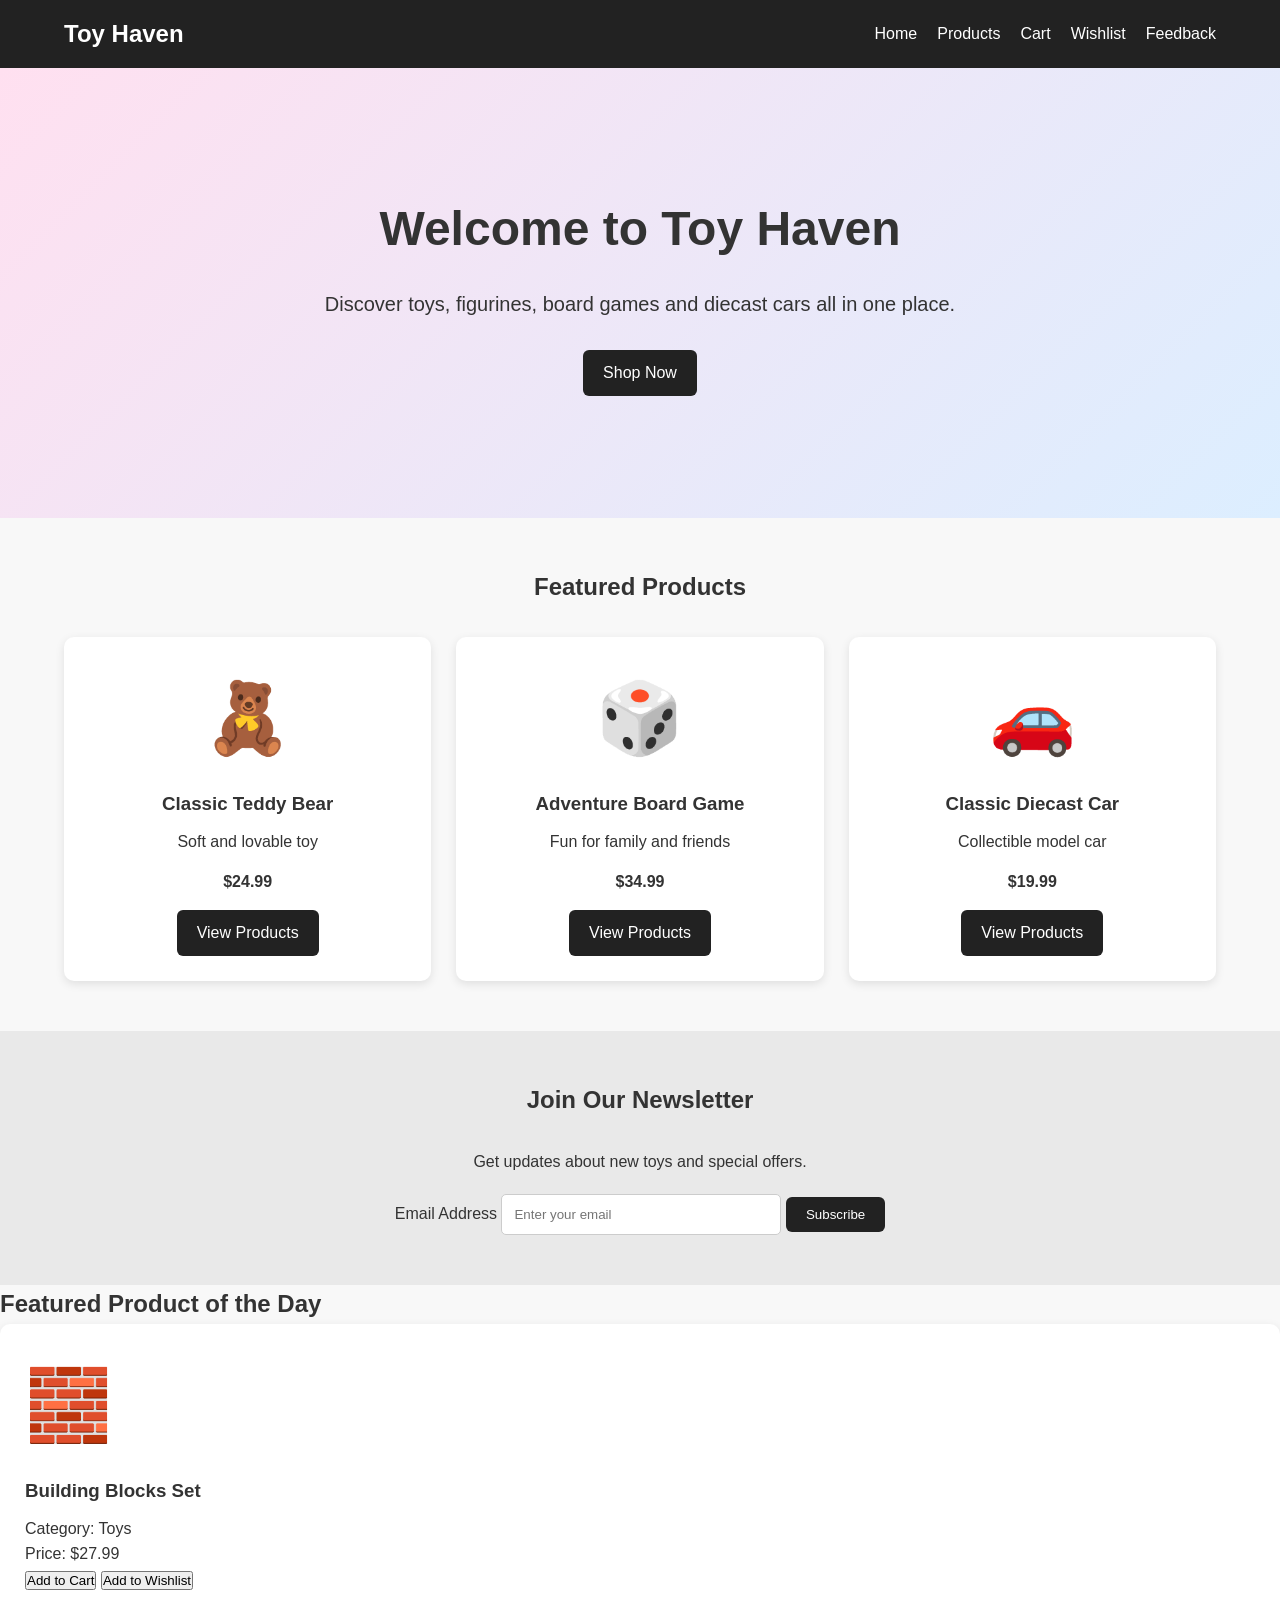
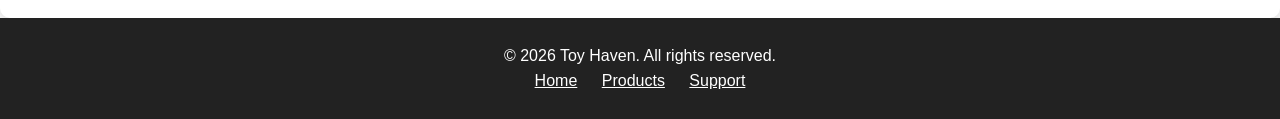
<file: index.html>
<!DOCTYPE html>
<html lang="en">
<head>
    <meta charset="UTF-8">
    <meta name="viewport" content="width=device-width, initial-scale=1.0">

    <title>Toy Haven - Home</title>

    <meta name="description" content="Toy Haven - Collectible figurines, toys, board games and diecast cars">

    <link rel="stylesheet" href="css/style.css">
    <link rel="manifest" href="manifest.json">
</head>

<body>

    <header>
        <nav class="navbar">
            <a href="index.html" class="logo">Toy Haven</a>

            <button class="menu-toggle" id="menuToggle">
                ☰
            </button>

            <ul class="nav-links" id="navLinks">
                <li><a href="index.html">Home</a></li>
                <li><a href="products.html">Products</a></li>
                <li><a href="cart.html">Cart</a></li>
                <li><a href="wishlist.html">Wishlist</a></li>
                <li><a href="feedback.html">Feedback</a></li>
            </ul>
        </nav>
    </header>

    <main>

        <section class="hero">
            <div class="hero-content">
                <h1>Welcome to Toy Haven</h1>

                <p>
                    Discover toys, figurines, board games and diecast cars
                    all in one place.
                </p>

                <a href="products.html" class="btn">
                    Shop Now
                </a>
            </div>
        </section>

        <section class="featured">
            <h2>Featured Products</h2>

            <div class="product-grid">

                <article class="product-card">
                    <div class="product-image">🧸</div>
                    <h3>Classic Teddy Bear</h3>
                    <p>Soft and lovable toy</p>
                    <p class="price">$24.99</p>
                    <a href="products.html" class="btn">
                        View Products
                    </a>
                </article>

                <article class="product-card">
                    <div class="product-image">🎲</div>
                    <h3>Adventure Board Game</h3>
                    <p>Fun for family and friends</p>
                    <p class="price">$34.99</p>
                    <a href="products.html" class="btn">
                        View Products
                    </a>
                </article>

                <article class="product-card">
                    <div class="product-image">🚗</div>
                    <h3>Classic Diecast Car</h3>
                    <p>Collectible model car</p>
                    <p class="price">$19.99</p>
                    <a href="products.html" class="btn">
                        View Products
                    </a>
                </article>

            </div>
        </section>

        <section class="newsletter">
            <h2>Join Our Newsletter</h2>

            <p>
                Get updates about new toys and special offers.
            </p>

            <form id="newsletterForm">
                <label for="newsletterEmail">Email Address</label>
             <input type="email" id="newsletterEmail" placeholder="Enter your email">

                <button type="submit" class="btn">
                    Subscribe
                </button>
            </form>

            <p id="newsletterMessage"></p>
        </section>

    </main>
    <section class="featured-day">
    <h2>Featured Product of the Day</h2>

    <div id="featuredProduct"></div>
    </section>

    <footer>
        <p>&copy; 2026 Toy Haven. All rights reserved.</p>

        <div>
            <a href="index.html">Home</a>
            <a href="products.html">Products</a>
            <a href="feedback.html">Support</a>
        </div>
    </footer>

    <script src="js/script.js"></script>

</body>
</html>
</file>
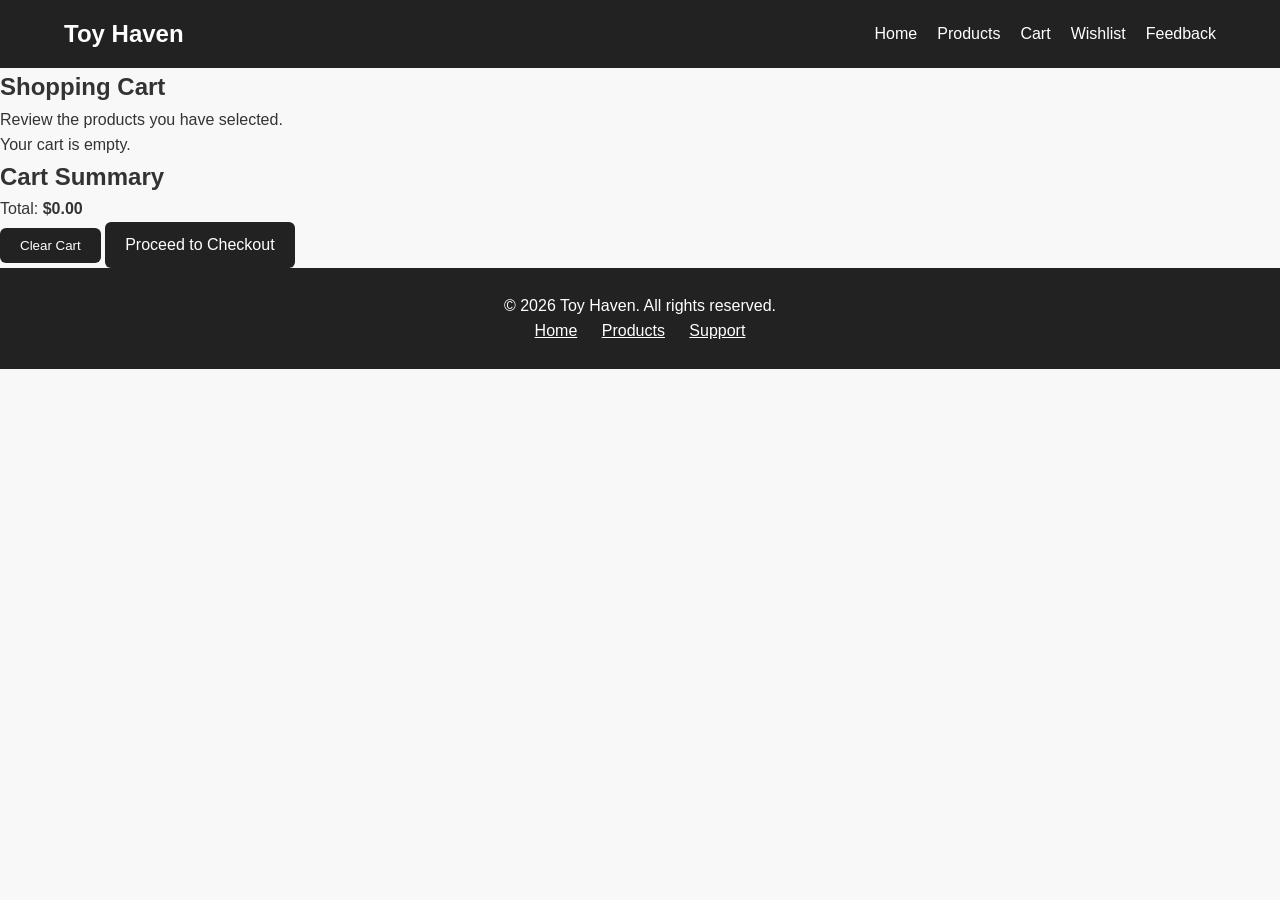
<file: cart.html>
<!DOCTYPE html>
<html lang="en">

<head>
    <meta charset="UTF-8">
    <meta name="viewport" content="width=device-width, initial-scale=1.0">

    <title>Toy Haven - Shopping Cart</title>

    <meta name="description" content="View your Toy Haven shopping cart">

    <link rel="stylesheet" href="css/style.css">
</head>

<body>

    <header>
        <nav class="navbar">

            <a href="index.html" class="logo">
                Toy Haven
            </a>

            <button class="menu-toggle" id="menuToggle">
                ☰
            </button>

            <ul class="nav-links" id="navLinks">
                <li><a href="index.html">Home</a></li>
                <li><a href="products.html">Products</a></li>
                <li><a href="cart.html">Cart</a></li>
                <li><a href="wishlist.html">Wishlist</a></li>
                <li><a href="feedback.html">Feedback</a></li>
            </ul>

        </nav>
    </header>


    <main>

        <section class="page-header">
            <h1>Shopping Cart</h1>
            <p>Review the products you have selected.</p>
        </section>


        <section class="cart-section">

            <div id="cartItems" class="cart-items">
            </div>


            <div class="cart-summary">

                <h2>Cart Summary</h2>

                <p>
                    Total:
                    <strong id="cartTotal">LKR.0.00</strong>
                </p>

                <button id="clearCart" class="btn">
                    Clear Cart
                </button>

                <a href="checkout.html" class="btn">
                    Proceed to Checkout
                </a>

            </div>

        </section>

    </main>


    <footer>

        <p>&copy; 2026 Toy Haven. All rights reserved.</p>

        <div>
            <a href="index.html">Home</a>
            <a href="products.html">Products</a>
            <a href="feedback.html">Support</a>
        </div>

    </footer>


    <script src="js/script.js"></script>

</body>

</html>
</file>
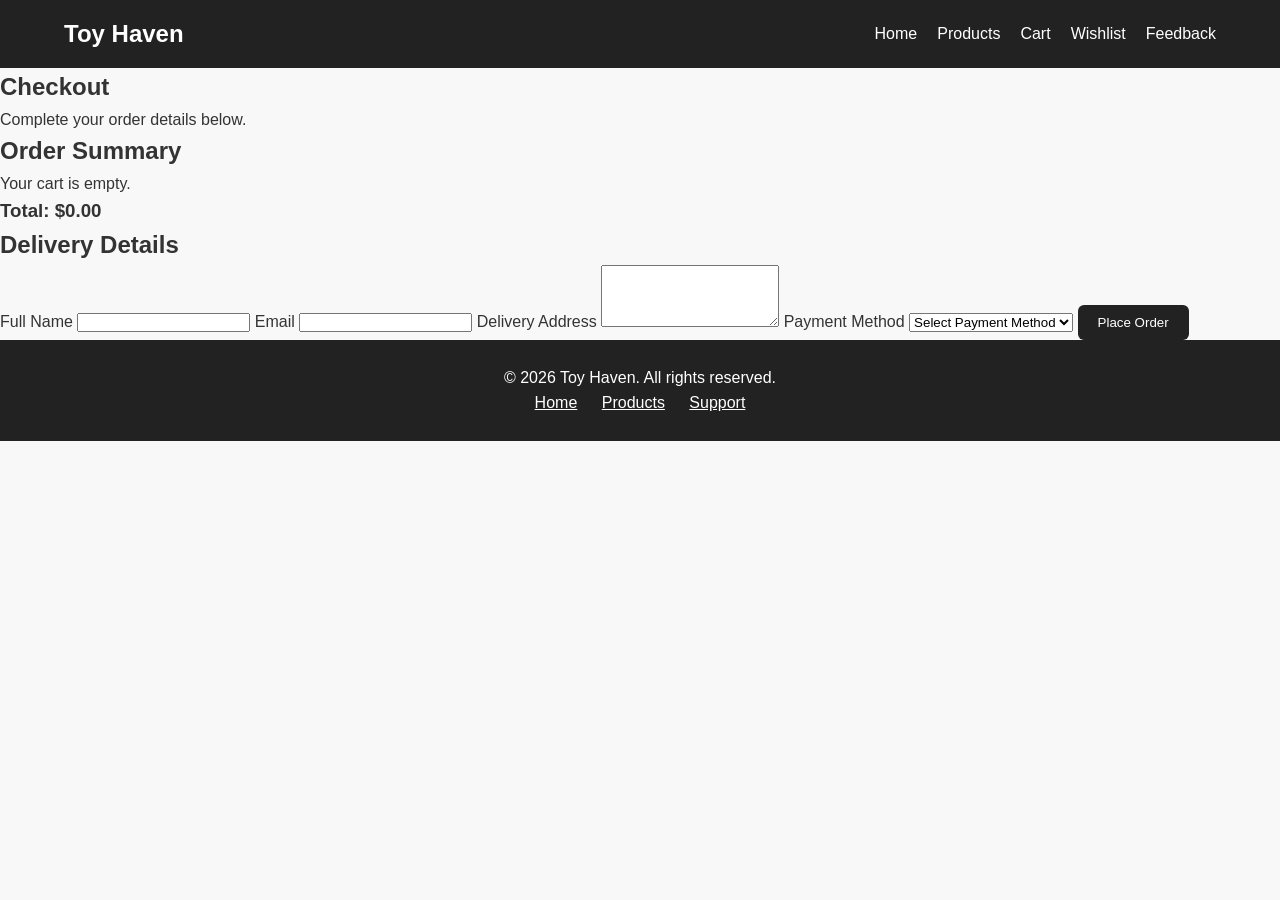
<file: checkout.html>
<!DOCTYPE html>
<html lang="en">

<head>
    <meta charset="UTF-8">
    <meta name="viewport" content="width=device-width, initial-scale=1.0">

    <title>Toy Haven - Checkout</title>

    <meta name="description" content="Complete your Toy Haven order">

    <link rel="stylesheet" href="css/style.css">
</head>

<body>

    <header>
        <nav class="navbar">

            <a href="index.html" class="logo">
                Toy Haven
            </a>

            <button class="menu-toggle" id="menuToggle">
                ☰
            </button>

            <ul class="nav-links" id="navLinks">
                <li><a href="index.html">Home</a></li>
                <li><a href="products.html">Products</a></li>
                <li><a href="cart.html">Cart</a></li>
                <li><a href="wishlist.html">Wishlist</a></li>
                <li><a href="feedback.html">Feedback</a></li>
            </ul>

        </nav>
    </header>


    <main>

        <section class="page-header">
            <h1>Checkout</h1>
            <p>Complete your order details below.</p>
        </section>


        <section class="checkout-section">

            <div class="order-summary">

                <h2>Order Summary</h2>

                <div id="checkoutItems">
                </div>

                <h3>
                    Total:
                    <span id="checkoutTotal">$0.00</span>
                </h3>

            </div>


            <div class="checkout-form-container">

                <h2>Delivery Details</h2>

                <form id="checkoutForm">

                    <label for="fullName">
                        Full Name
                    </label>

                    <input
                        type="text"
                        id="fullName"
                        name="fullName"
                        required
                    >


                    <label for="email">
                        Email
                    </label>

                    <input
                        type="email"
                        id="email"
                        name="email"
                        required
                    >


                    <label for="address">
                        Delivery Address
                    </label>

                    <textarea
                        id="address"
                        name="address"
                        rows="4"
                        required
                    ></textarea>


                    <label for="paymentMethod">
                        Payment Method
                    </label>

                    <select
                        id="paymentMethod"
                        name="paymentMethod"
                        required
                    >

                        <option value="">
                            Select Payment Method
                        </option>

                        <option value="Card">
                            Card
                        </option>

                        <option value="Cash on Delivery">
                            Cash on Delivery
                        </option>

                    </select>


                    <button
                        type="submit"
                        class="btn"
                    >
                        Place Order
                    </button>

                </form>


                <div
                    id="successMessage"
                    class="success-message"
                    style="display: none;"
                >
                </div>

            </div>

        </section>

    </main>


    <footer>

        <p>&copy; 2026 Toy Haven. All rights reserved.</p>

        <div>
            <a href="index.html">Home</a>
            <a href="products.html">Products</a>
            <a href="feedback.html">Support</a>
        </div>

    </footer>


    <script src="js/script.js"></script>

</body>

</html>
</file>
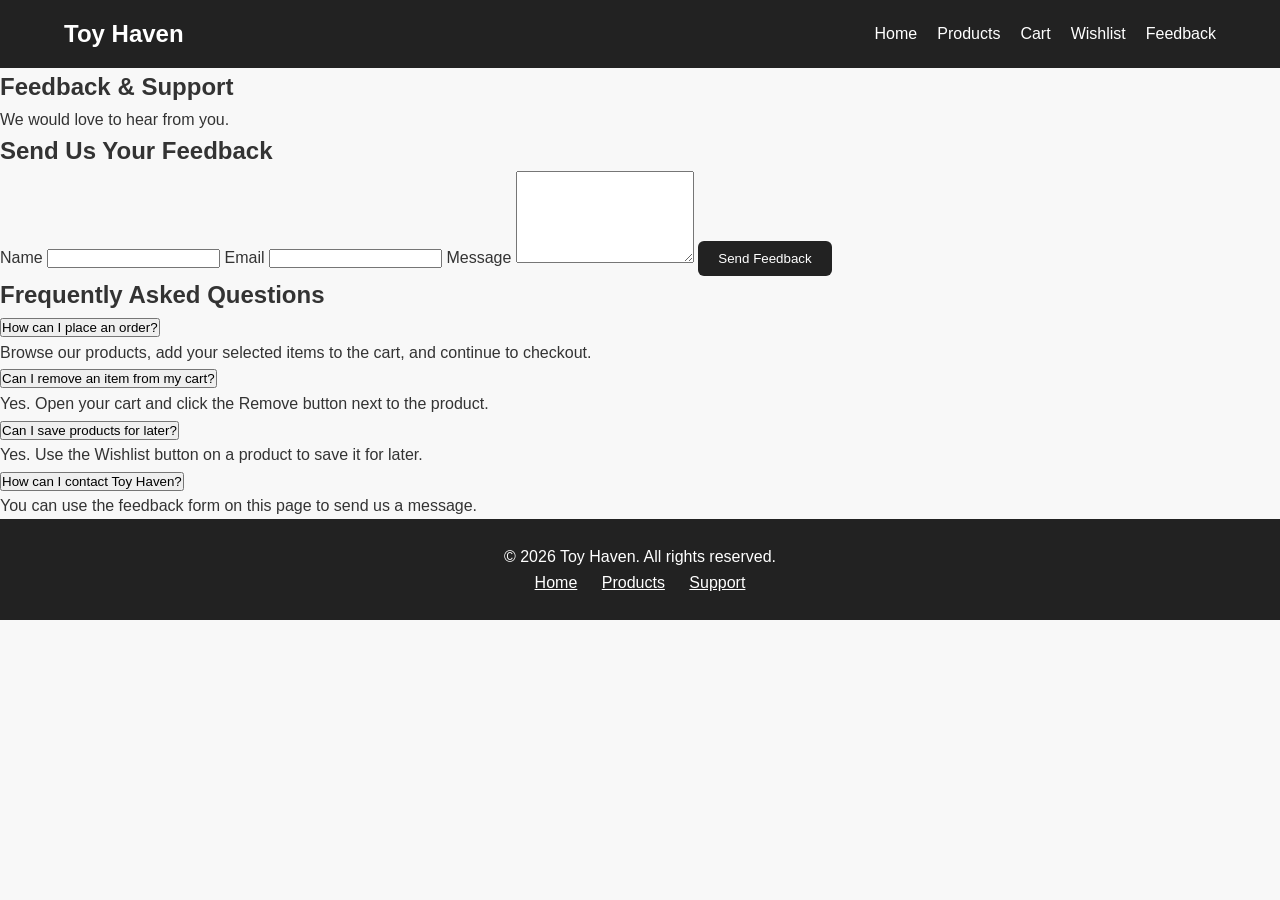
<file: feedback.html>
<!DOCTYPE html>
<html lang="en">

<head>
    <meta charset="UTF-8">
    <meta name="viewport" content="width=device-width, initial-scale=1.0">

    <title>Toy Haven - Feedback & Support</title>

    <meta name="description" content="Contact Toy Haven for feedback and support">

    <link rel="stylesheet" href="css/style.css">
</head>

<body>

    <header>
        <nav class="navbar">

            <a href="index.html" class="logo">
                Toy Haven
            </a>

            <button class="menu-toggle" id="menuToggle">
                ☰
            </button>

            <ul class="nav-links" id="navLinks">
                <li><a href="index.html">Home</a></li>
                <li><a href="products.html">Products</a></li>
                <li><a href="cart.html">Cart</a></li>
                <li><a href="wishlist.html">Wishlist</a></li>
                <li><a href="feedback.html">Feedback</a></li>
            </ul>

        </nav>
    </header>


    <main>

        <section class="page-header">
            <h1>Feedback & Support</h1>
            <p>We would love to hear from you.</p>
        </section>


        <section class="feedback-section">

            <div class="feedback-form-container">

                <h2>Send Us Your Feedback</h2>

                <form id="feedbackForm">

                    <label for="feedbackName">
                        Name
                    </label>

                    <input
                        type="text"
                        id="feedbackName"
                        name="feedbackName"
                        required
                    >


                    <label for="feedbackEmail">
                        Email
                    </label>

                    <input
                        type="email"
                        id="feedbackEmail"
                        name="feedbackEmail"
                        required
                    >


                    <label for="feedbackMessage">
                        Message
                    </label>

                    <textarea
                        id="feedbackMessage"
                        name="feedbackMessage"
                        rows="6"
                        required
                    ></textarea>


                    <button
                        type="submit"
                        class="btn"
                    >
                        Send Feedback
                    </button>

                </form>


                <p id="feedbackSuccess"></p>

            </div>


            <div class="faq-section">

                <h2>Frequently Asked Questions</h2>

                <div class="faq-item">

                    <button class="faq-question">
                        How can I place an order?
                    </button>

                    <div class="faq-answer">
                        <p>
                            Browse our products, add your selected
                            items to the cart, and continue to checkout.
                        </p>
                    </div>

                </div>


                <div class="faq-item">

                    <button class="faq-question">
                        Can I remove an item from my cart?
                    </button>

                    <div class="faq-answer">
                        <p>
                            Yes. Open your cart and click the
                            Remove button next to the product.
                        </p>
                    </div>

                </div>


                <div class="faq-item">

                    <button class="faq-question">
                        Can I save products for later?
                    </button>

                    <div class="faq-answer">
                        <p>
                            Yes. Use the Wishlist button on a
                            product to save it for later.
                        </p>
                    </div>

                </div>


                <div class="faq-item">

                    <button class="faq-question">
                        How can I contact Toy Haven?
                    </button>

                    <div class="faq-answer">
                        <p>
                            You can use the feedback form on this
                            page to send us a message.
                        </p>
                    </div>

                </div>

            </div>

        </section>

    </main>


    <footer>

        <p>&copy; 2026 Toy Haven. All rights reserved.</p>

        <div>
            <a href="index.html">Home</a>
            <a href="products.html">Products</a>
            <a href="feedback.html">Support</a>
        </div>

    </footer>


    <script src="js/script.js"></script>

</body>

</html>
</file>
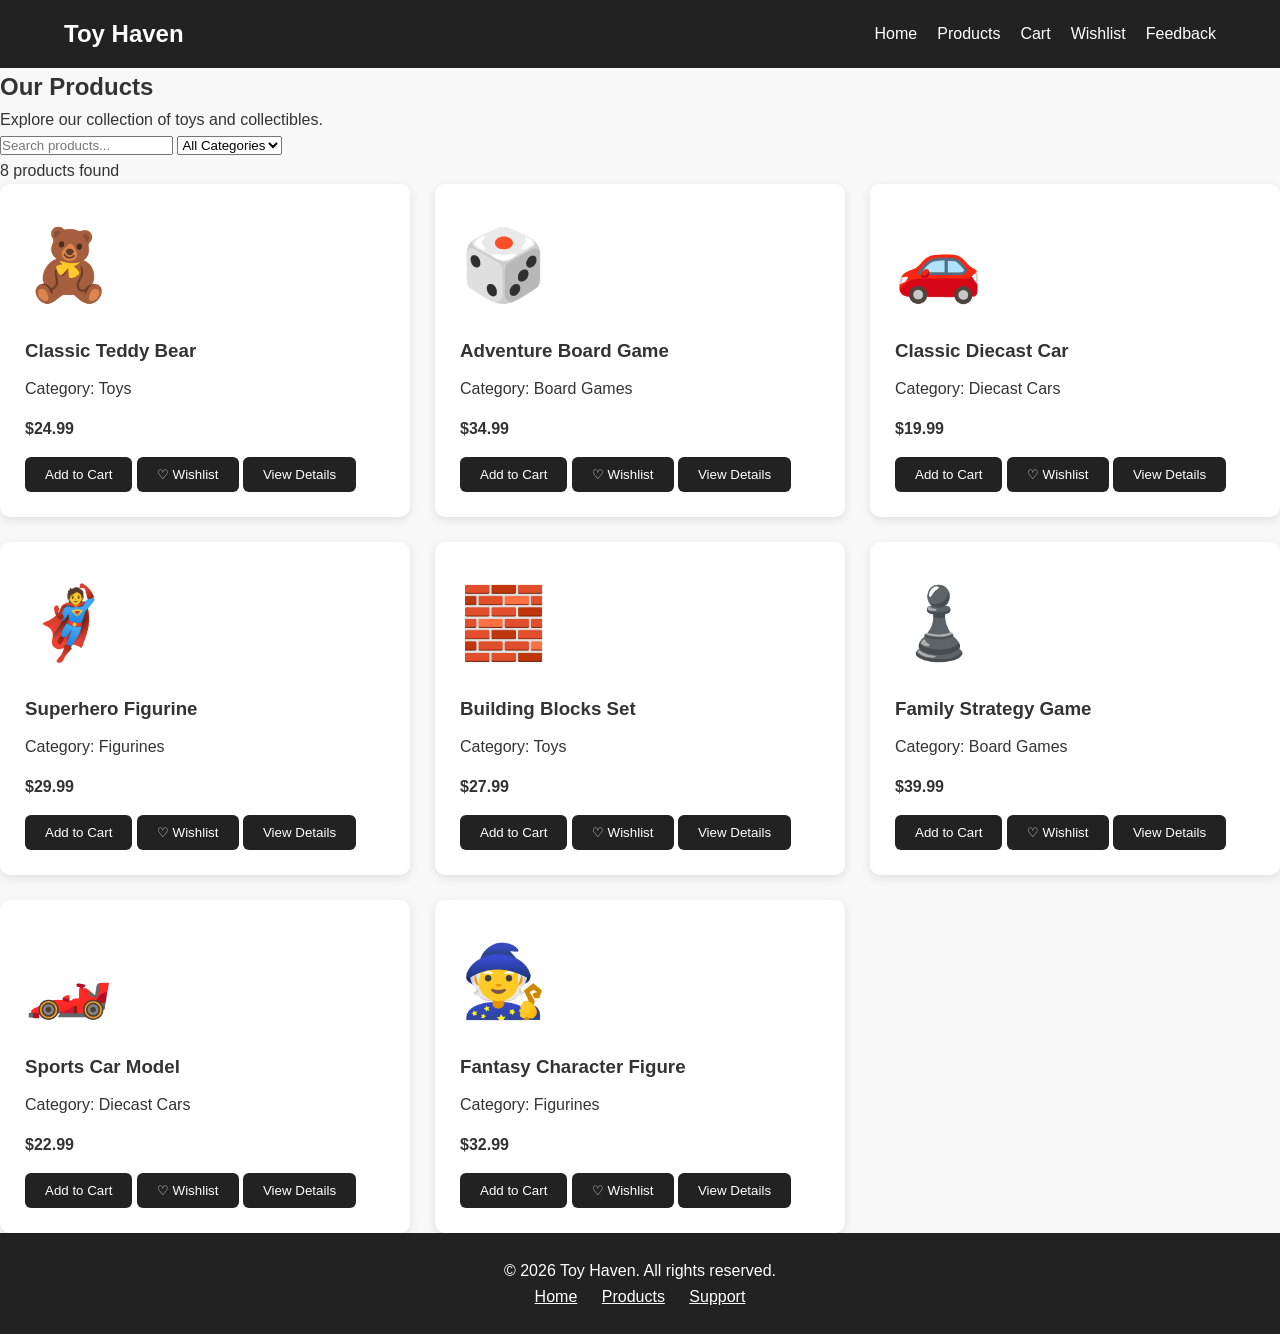
<file: products.html>
<!DOCTYPE html>
<html lang="en">
<head>
    <meta charset="UTF-8">
    <meta name="viewport" content="width=device-width, initial-scale=1.0">

    <title>Toy Haven - Products</title>

    <meta name="description" content="Browse Toy Haven products">

    <link rel="stylesheet" href="css/style.css">
</head>

<body>

    <header>
        <nav class="navbar">

            <a href="index.html" class="logo">
                Toy Haven
            </a>

            <button class="menu-toggle" id="menuToggle">
                ☰
            </button>

            <ul class="nav-links" id="navLinks">
                <li><a href="index.html">Home</a></li>
                <li><a href="products.html">Products</a></li>
                <li><a href="cart.html">Cart</a></li>
                <li><a href="wishlist.html">Wishlist</a></li>
                <li><a href="feedback.html">Feedback</a></li>
            </ul>

        </nav>
    </header>

    <main>

        <section class="page-header">
            <h1>Our Products</h1>
            <p>Explore our collection of toys and collectibles.</p>
        </section>

        <section class="products-section">

            <div class="filters">

                <input
                    type="text"
                    id="searchInput"
                    placeholder="Search products..."
                >

                <select id="categoryFilter">
                    <option value="All">All Categories</option>
                    <option value="Figurines">Figurines</option>
                    <option value="Toys">Toys</option>
                    <option value="Board Games">Board Games</option>
                    <option value="Diecast Cars">Diecast Cars</option>
                </select>

            </div>

            <p id="productCount"></p>

            <div id="productGrid" class="product-grid"></div>

        </section>

    </main>
    <!-- Product Modal -->
<div id="productModal" class="modal">

    <div class="modal-content">

        <button id="closeModal" class="close-modal">
            &times;
        </button>

        <div id="modalProductImage"></div>

        <h2 id="modalProductName"></h2>

        <p id="modalProductCategory"></p>

        <p id="modalProductPrice"></p>

        <p id="modalProductDescription"></p>

        <button id="modalAddToCart" class="btn">
            Add to Cart
        </button>

    </div>

</div>

    <footer>

        <p>&copy; 2026 Toy Haven. All rights reserved.</p>

        <div>
            <a href="index.html">Home</a>
            <a href="products.html">Products</a>
            <a href="feedback.html">Support</a>
        </div>

    </footer>

    <script src="js/script.js"></script>

</body>
</html>
</file>
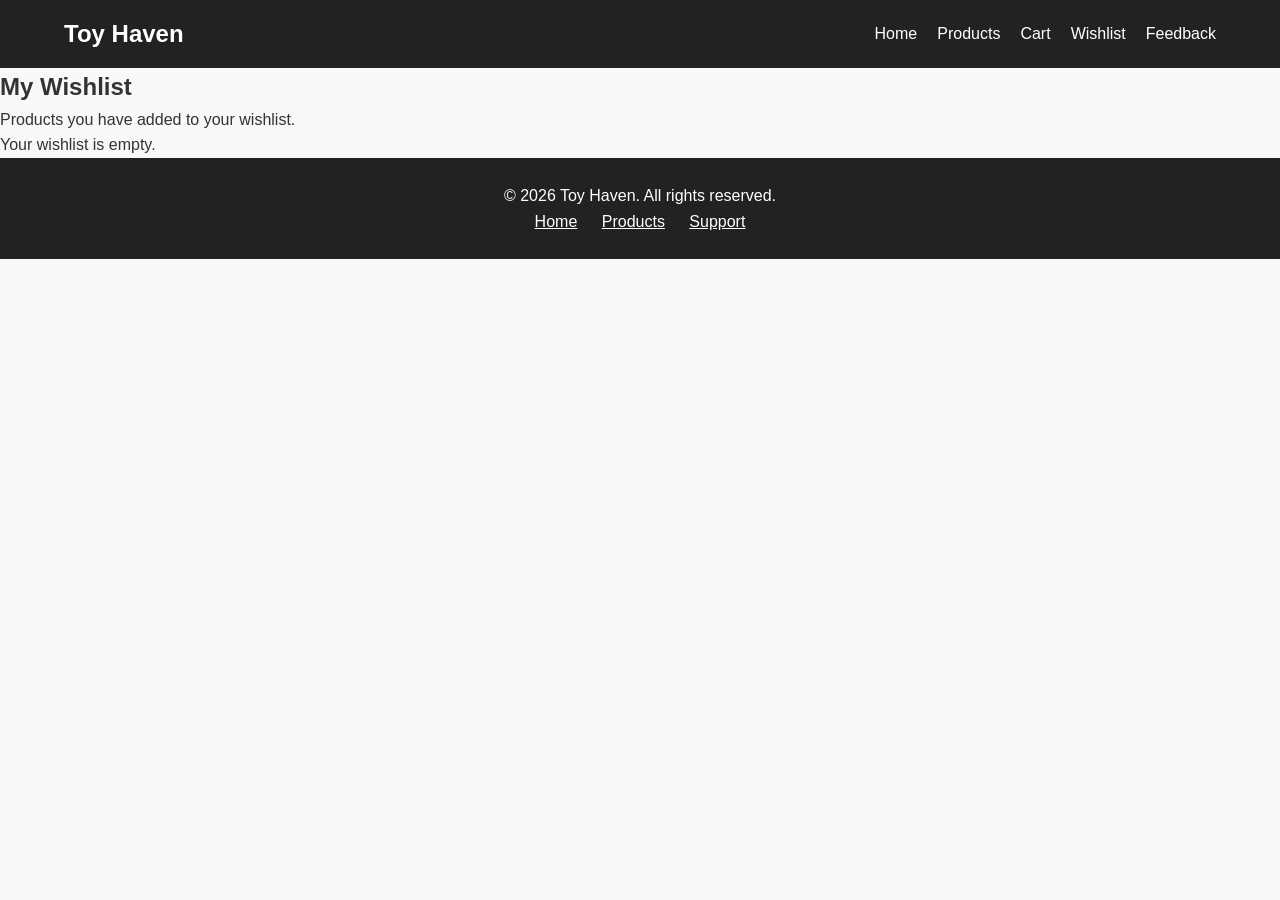
<file: wishlist.html>
<!DOCTYPE html>
<html lang="en">

<head>
    <meta charset="UTF-8">
    <meta name="viewport" content="width=device-width, initial-scale=1.0">

    <title>Wishlist - Toy Haven</title>

    <link rel="stylesheet" href="css/style.css">
</head>

<body>

    <header>

        <nav class="navbar">

            <h2>Toy Haven</h2>

            <ul class="nav-links">

                <li>
                    <a href="index.html">Home</a>
                </li>

                <li>
                    <a href="products.html">Products</a>
                </li>

                <li>
                    <a href="cart.html">Cart</a>
                </li>

                <li>
                    <a href="wishlist.html">Wishlist</a>
                </li>

                <li>
                    <a href="feedback.html">Feedback</a>
                </li>

            </ul>

        </nav>

    </header>


    <main>

        <section class="page-header">

            <h1>My Wishlist</h1>

            <p>Products you have added to your wishlist.</p>

        </section>


        <section class="wishlist-section">

            <div id="wishlistItems"></div>

        </section>

    </main>


    <footer>

        <p>&copy; 2026 Toy Haven. All rights reserved.</p>

        <div>
            <a href="index.html">Home</a>
            <a href="products.html">Products</a>
            <a href="feedback.html">Support</a>
        </div>

    </footer>


    <script src="js/script.js"></script>

</body>

</html>
</file>
<file: css/style.css>
* {
    box-sizing: border-box;
    margin: 0;
    padding: 0;
}

body {
    font-family: Arial, sans-serif;
    line-height: 1.6;
    background-color: #f8f8f8;
    color: #333;
}

.navbar {
    background-color: #222;
    color: white;
    padding: 15px 5%;
    display: flex;
    align-items: center;
    justify-content: space-between;
}

.logo {
    color: white;
    text-decoration: none;
    font-size: 24px;
    font-weight: bold;
}

.nav-links {
    list-style: none;
    display: flex;
    gap: 20px;
}

.nav-links a {
    color: white;
    text-decoration: none;
}

.nav-links a:hover {
    text-decoration: underline;
}

.menu-toggle {
    display: none;
    background: none;
    border: none;
    color: white;
    font-size: 24px;
}

.hero {
    min-height: 450px;
    display: flex;
    align-items: center;
    justify-content: center;
    text-align: center;
    padding: 40px 20px;
    background: linear-gradient(135deg, #ffe0f0, #dceeff);
}

.hero-content {
    max-width: 700px;
}

.hero h1 {
    font-size: 48px;
    margin-bottom: 20px;
}

.hero p {
    font-size: 20px;
    margin-bottom: 30px;
}

.btn {
    display: inline-block;
    background-color: #222;
    color: white;
    padding: 10px 20px;
    border: none;
    border-radius: 6px;
    text-decoration: none;
    cursor: pointer;
    transition: 0.3s;
}

.btn:hover {
    transform: translateY(-2px);
    opacity: 0.8;
}

.featured {
    padding: 50px 5%;
    text-align: center;
}

.featured h2,
.newsletter h2 {
    margin-bottom: 30px;
}

.product-grid {
    display: grid;
    grid-template-columns: repeat(3, 1fr);
    gap: 25px;
}

.product-card {
    background-color: white;
    padding: 25px;
    border-radius: 10px;
    box-shadow: 0 3px 10px rgba(0, 0, 0, 0.1);
    transition: 0.3s;
}

.product-card:hover {
    transform: translateY(-5px);
}

.product-image {
    font-size: 70px;
    margin-bottom: 15px;
}

.product-card h3 {
    margin-bottom: 10px;
}

.price {
    font-weight: bold;
    margin: 15px 0;
}

.newsletter {
    padding: 50px 20px;
    text-align: center;
    background-color: #e9e9e9;
}

.newsletter form {
    margin-top: 20px;
}

.newsletter input {
    padding: 12px;
    width: 280px;
    max-width: 100%;
    border: 1px solid #ccc;
    border-radius: 5px;
}

footer {
    background-color: #222;
    color: white;
    text-align: center;
    padding: 25px;
}

footer a {
    color: white;
    margin: 0 10px;
}

@media (max-width: 768px) {

    .menu-toggle {
        display: block;
    }

    .nav-links {
        display: none;
        flex-direction: column;
        width: 100%;
        text-align: center;
        margin-top: 15px;
    }

    .nav-links.active {
        display: flex;
    }

    .navbar {
        flex-wrap: wrap;
    }

    .product-grid {
        grid-template-columns: 1fr;
    }

    .hero h1 {
        font-size: 36px;
    }
}/* Product Modal */

.modal {
    display: none;
    position: fixed;
    z-index: 1000;
    left: 0;
    top: 0;
    width: 100%;
    height: 100%;
    overflow: auto;
    background: rgba(0, 0, 0, 0.6);
}

.modal-content {
    background: white;
    margin: 10% auto;
    padding: 30px;
    width: 80%;
    max-width: 500px;
    text-align: center;
    border-radius: 10px;
}

.close-modal {
    float: right;
    font-size: 28px;
    border: none;
    background: none;
    cursor: pointer;
}

#modalProductImage {
    font-size: 70px;
    margin: 20px;
}/* Responsive Design */

@media (max-width: 768px) {

    .navbar {
        flex-direction: column;
        align-items: center;
    }

    .nav-links {
        flex-direction: column;
        width: 100%;
        text-align: center;
    }

    .nav-links li {
        margin: 5px 0;
    }

    .product-grid {
        grid-template-columns: 1fr;
    }

    .cart-section,
    .checkout-section,
    .feedback-section {
        grid-template-columns: 1fr;
    }

    .modal-content {
        width: 90%;
        margin: 20% auto;
    }

    input,
    textarea,
    select {
        width: 100%;
        box-sizing: border-box;
    }

    .btn {
        width: 100%;
        margin-top: 8px;
    }
}


@media (max-width: 480px) {

    h1 {
        font-size: 28px;
    }

    h2 {
        font-size: 22px;
    }

    .page-header {
        padding: 30px 15px;
    }

    main {
        padding: 15px;
    }

    .product-card {
        padding: 15px;
    }

    footer {
        text-align: center;
    }
}/* Toy Haven animations and hover effects */

.product-card {
    transition: transform 0.3s ease, box-shadow 0.3s ease;
}

.product-card:hover {
    transform: translateY(-5px);
    box-shadow: 0 8px 20px rgba(0, 0, 0, 0.15);
}

.btn {
    transition: transform 0.2s ease, opacity 0.2s ease;
}

.btn:hover {
    transform: scale(1.05);
    opacity: 0.9;
}

.nav-links a {
    transition: color 0.2s ease;
}

.nav-links a:hover {
    color: #ff69b4;
}

.page-header {
    animation: fadeIn 0.8s ease;
}

@keyframes fadeIn {
    from {
        opacity: 0;
        transform: translateY(15px);
    }

    to {
        opacity: 1;
        transform: translateY(0);
    }
}

.featured-day {
    animation: fadeIn 1s ease;
}
</file>
